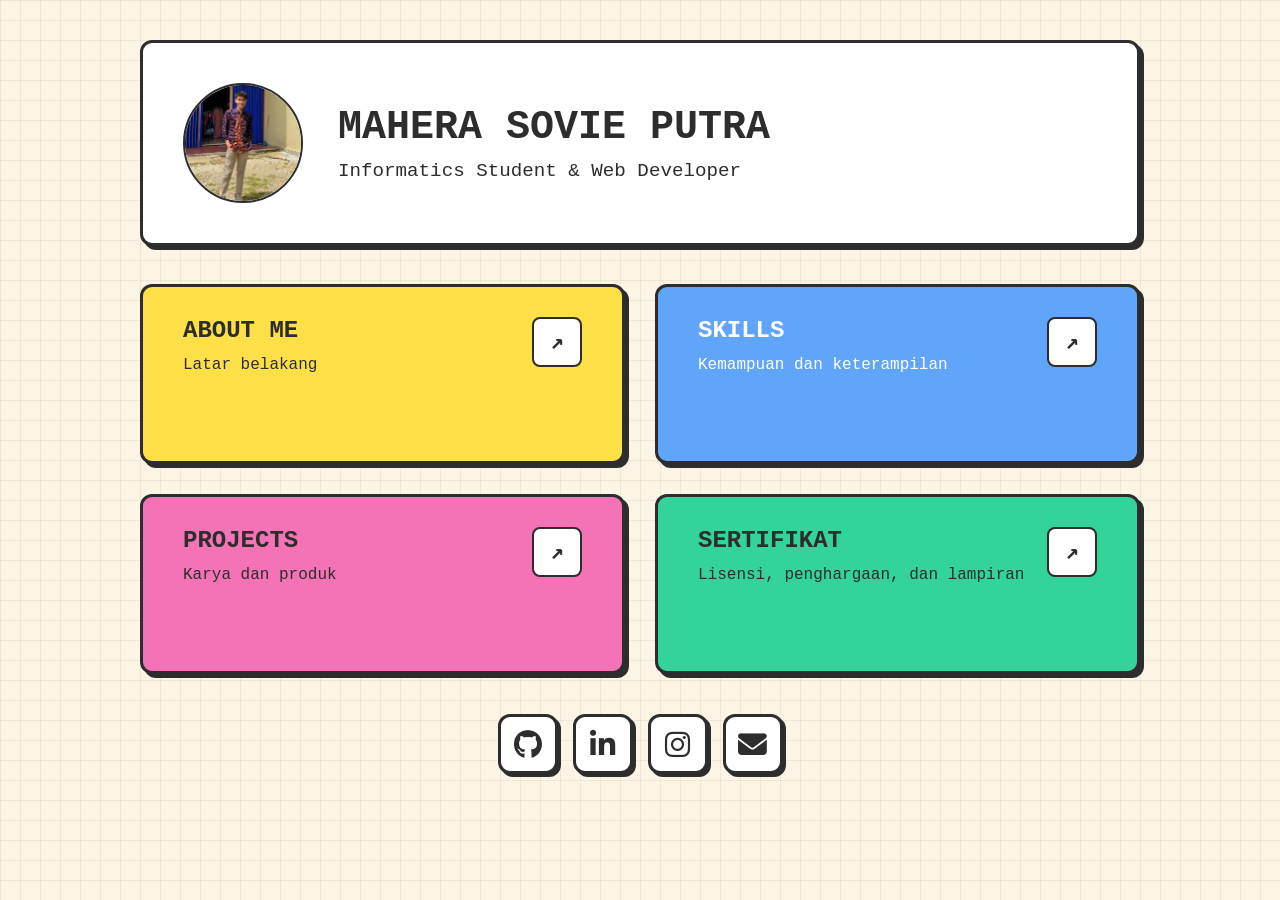
<file: index.html>
<!DOCTYPE html>
<html lang="id">
<head>
    <meta charset="UTF-8">
    <meta name="viewport" content="width=device-width, initial-scale=1.0">
    <title>Portofolio | Mahera Sovie Putra</title>
    <link rel="stylesheet" href="style.css">
    <!-- Tautan Font Awesome untuk memanggil logo -->
    <link rel="stylesheet" href="https://cdnjs.cloudflare.com/ajax/libs/font-awesome/6.4.2/css/all.min.css">
</head>
<body>
    <div class="container">
        
        <!-- Bagian Profil -->
        <div class="card profile-card">
            <!-- Tag gambar profil -->
            <img src="img/fotoprofil.jpeg" alt="Mahera Sovie Putra" class="avatar">
            <div class="profile-text">
                <h1>MAHERA SOVIE PUTRA</h1>
                <p>Informatics Student & Web Developer</p>
            </div>
        </div>

        <!-- Tombol Tautan Halaman -->
        <a href="about.html" class="card link-card yellow">
            <div class="link-text">
                <h2>ABOUT ME</h2>
                <p>Latar belakang</p>
            </div>
            <div class="icon-box">↗</div>
        </a>

        <a href="skills.html" class="card link-card blue">
            <div class="link-text">
                <h2>SKILLS</h2>
                <p>Kemampuan dan keterampilan</p>
            </div>
            <div class="icon-box">↗</div>
        </a>

        <a href="projects.html" class="card link-card pink">
            <div class="link-text">
                <h2>PROJECTS</h2>
                <p>Karya dan produk</p>
            </div>
            <div class="icon-box">↗</div>
        </a>

        <a href="sertifikat.html" class="card link-card green">
            <div class="link-text">
                <h2>SERTIFIKAT</h2>
                <p>Lisensi, penghargaan, dan lampiran</p>
            </div>
            <div class="icon-box">↗</div>
        </a>

        <!-- Ikon Media Sosial (Sudah menggunakan Font Awesome) -->
        <div class="social-container">
            <!-- GitHub -->
            <a href="https://github.com/mahera07" target="_blank" class="social-icon">
                <i class="fa-brands fa-github"></i>
            </a>
            <!-- LinkedIn -->
            <a href="https://www.linkedin.com/in/mahera-sovie-putra-a20080410/" target="_blank" class="social-icon">
                <i class="fa-brands fa-linkedin-in"></i>
            </a>
            <!-- Instagram -->
            <a href="https://www.instagram.com/mineherr_/" target="_blank" class="social-icon">
                <i class="fa-brands fa-instagram"></i>
            </a>
            <!-- Email -->
            <a href="mailto:maherasovie1234@gmail.com" class="social-icon">
                <i class="fa-solid fa-envelope"></i>
            </a>
        </div>

    </div>
</body>
</html>
</file>
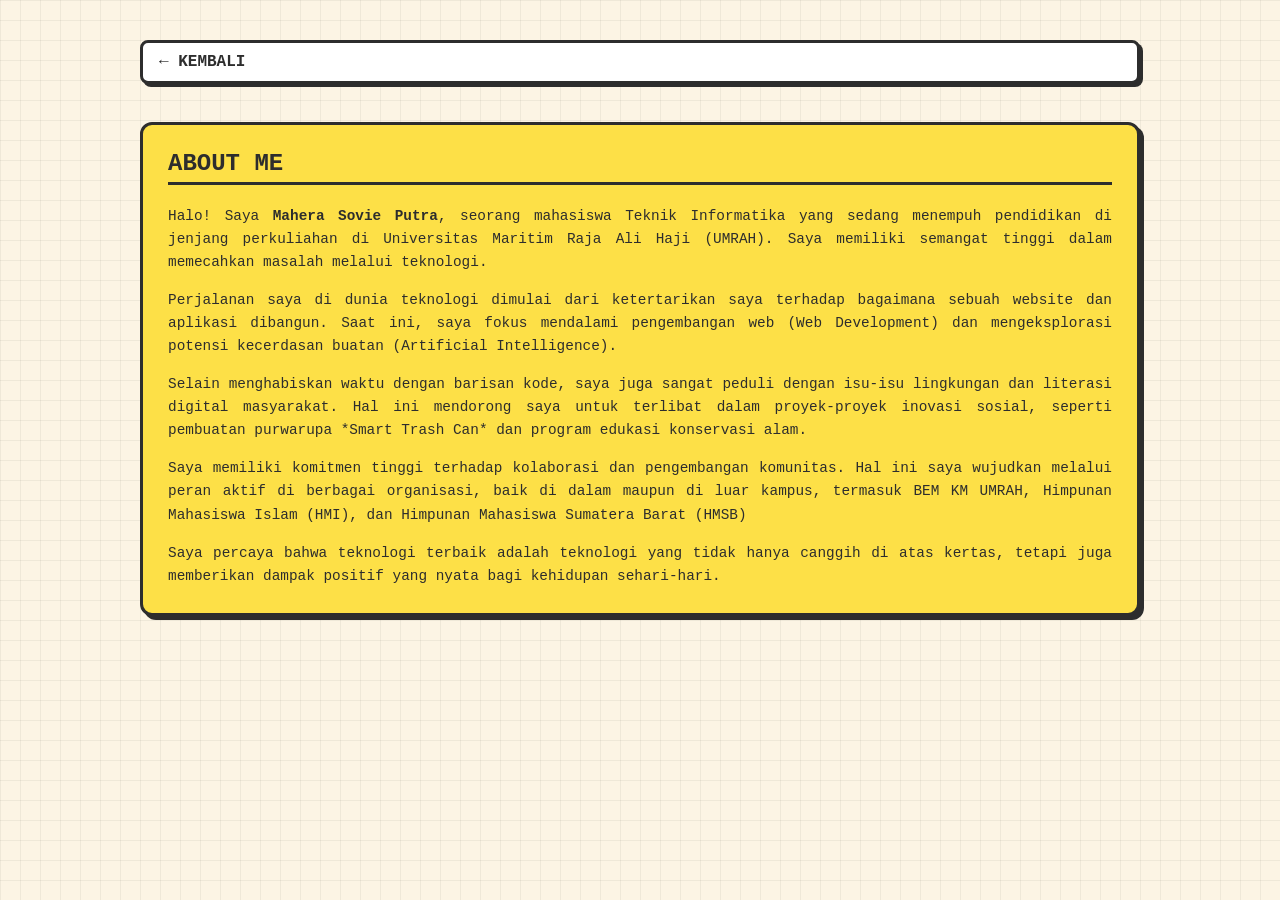
<file: about.html>
<!DOCTYPE html>
<html lang="id">
<head>
    <meta charset="UTF-8">
    <meta name="viewport" content="width=device-width, initial-scale=1.0">
    <title>About Me | Mahera Sovie Putra</title>
    <link rel="stylesheet" href="style.css">
</head>
<body>
    <div class="container">
        
        <!-- Tombol Kembali ke Halaman Utama -->
        <a href="index.html" class="back-btn">← KEMBALI</a>

        <!-- Kotak Konten About Me -->
        <div class="card about-card yellow">
            <h2>ABOUT ME</h2>
            
            <div class="about-content">
                <p>
                    Halo! Saya <strong>Mahera Sovie Putra</strong>, seorang mahasiswa Teknik Informatika yang sedang menempuh pendidikan di jenjang perkuliahan di Universitas Maritim Raja Ali Haji (UMRAH). Saya memiliki semangat tinggi dalam memecahkan masalah melalui teknologi.
                </p>
                <p>
                    Perjalanan saya di dunia teknologi dimulai dari ketertarikan saya terhadap bagaimana sebuah website dan aplikasi dibangun. Saat ini, saya fokus mendalami pengembangan web (Web Development) dan mengeksplorasi potensi kecerdasan buatan (Artificial Intelligence).
                </p>
                <p>
                    Selain menghabiskan waktu dengan barisan kode, saya juga sangat peduli dengan isu-isu lingkungan dan literasi digital masyarakat. Hal ini mendorong saya untuk terlibat dalam proyek-proyek inovasi sosial, seperti pembuatan purwarupa *Smart Trash Can* dan program edukasi konservasi alam.
                </p>
                <p>
                    Saya memiliki komitmen tinggi terhadap kolaborasi dan pengembangan komunitas. Hal ini saya wujudkan melalui peran aktif di berbagai organisasi, baik di dalam maupun di luar kampus, termasuk BEM KM UMRAH, Himpunan Mahasiswa Islam (HMI), dan Himpunan Mahasiswa Sumatera Barat (HMSB)
                <p>
                    Saya percaya bahwa teknologi terbaik adalah teknologi yang tidak hanya canggih di atas kertas, tetapi juga memberikan dampak positif yang nyata bagi kehidupan sehari-hari.
                </p>
            </div>
        </div>

    </div>
</body>
</html>
</file>
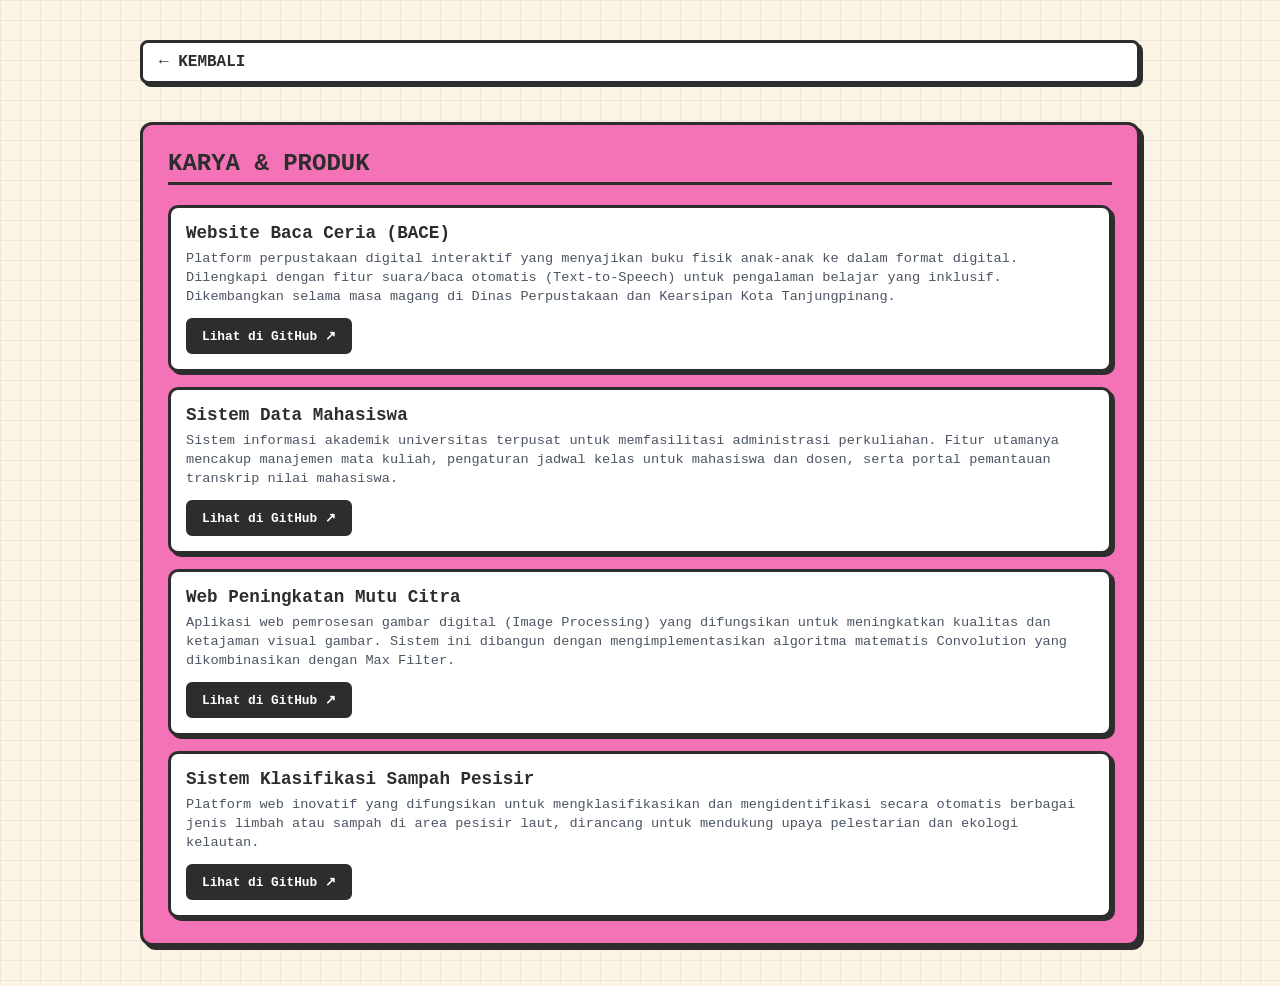
<file: projects.html>
<!DOCTYPE html>
<html lang="id">
<head>
    <meta charset="UTF-8">
    <meta name="viewport" content="width=device-width, initial-scale=1.0">
    <title>Projects | Mahera Sovie Putra</title>
    <link rel="stylesheet" href="style.css">
</head>
<body>
    <div class="container">
        
        <!-- Tombol Kembali -->
        <a href="index.html" class="back-btn">← KEMBALI</a>

        <!-- Kotak Konten Projects -->
        <div class="card projects-card pink">
            <h2>KARYA & PRODUK</h2>
            
            <!-- Proyek 1 -->
            <div class="project-box">
                <h3>Website Baca Ceria (BACE)</h3>
                <p>Platform perpustakaan digital interaktif yang menyajikan buku fisik anak-anak ke dalam format digital. Dilengkapi dengan fitur suara/baca otomatis (Text-to-Speech) untuk pengalaman belajar yang inklusif. Dikembangkan selama masa magang di Dinas Perpustakaan dan Kearsipan Kota Tanjungpinang.</p>
                <a href="https://github.com/mahera07/bace.git" target="_blank" class="repo-btn">Lihat di GitHub ↗</a>
            </div>

            <!-- Proyek 2 -->
            <div class="project-box">
                <h3>Sistem Data Mahasiswa</h3>
                <p>Sistem informasi akademik universitas terpusat untuk memfasilitasi administrasi perkuliahan. Fitur utamanya mencakup manajemen mata kuliah, pengaturan jadwal kelas untuk mahasiswa dan dosen, serta portal pemantauan transkrip nilai mahasiswa.</p>
                <a href="https://github.com/mahera07/sistem-data-mahasiswa.git" target="_blank" class="repo-btn">Lihat di GitHub ↗</a>
            </div>

            <!-- Proyek 3 -->
            <div class="project-box">
                <h3>Web Peningkatan Mutu Citra</h3>
                <p>Aplikasi web pemrosesan gambar digital (Image Processing) yang difungsikan untuk meningkatkan kualitas dan ketajaman visual gambar. Sistem ini dibangun dengan mengimplementasikan algoritma matematis Convolution yang dikombinasikan dengan Max Filter.</p>
                <a href="https://github.com/mahera07/peningkatan-mutu-citra-.git" target="_blank" class="repo-btn">Lihat di GitHub ↗</a>
            </div>

            <!-- Proyek 4 -->
            <div class="project-box">
                <h3>Sistem Klasifikasi Sampah Pesisir</h3>
                <p>Platform web inovatif yang difungsikan untuk mengklasifikasikan dan mengidentifikasi secara otomatis berbagai jenis limbah atau sampah di area pesisir laut, dirancang untuk mendukung upaya pelestarian dan ekologi kelautan.</p>
                <a href="https://github.com/mahera07/web-klasifikasi-sampah.git" target="_blank" class="repo-btn">Lihat di GitHub ↗</a>
            </div>

        </div>

    </div>
</body>
</html>
</file>
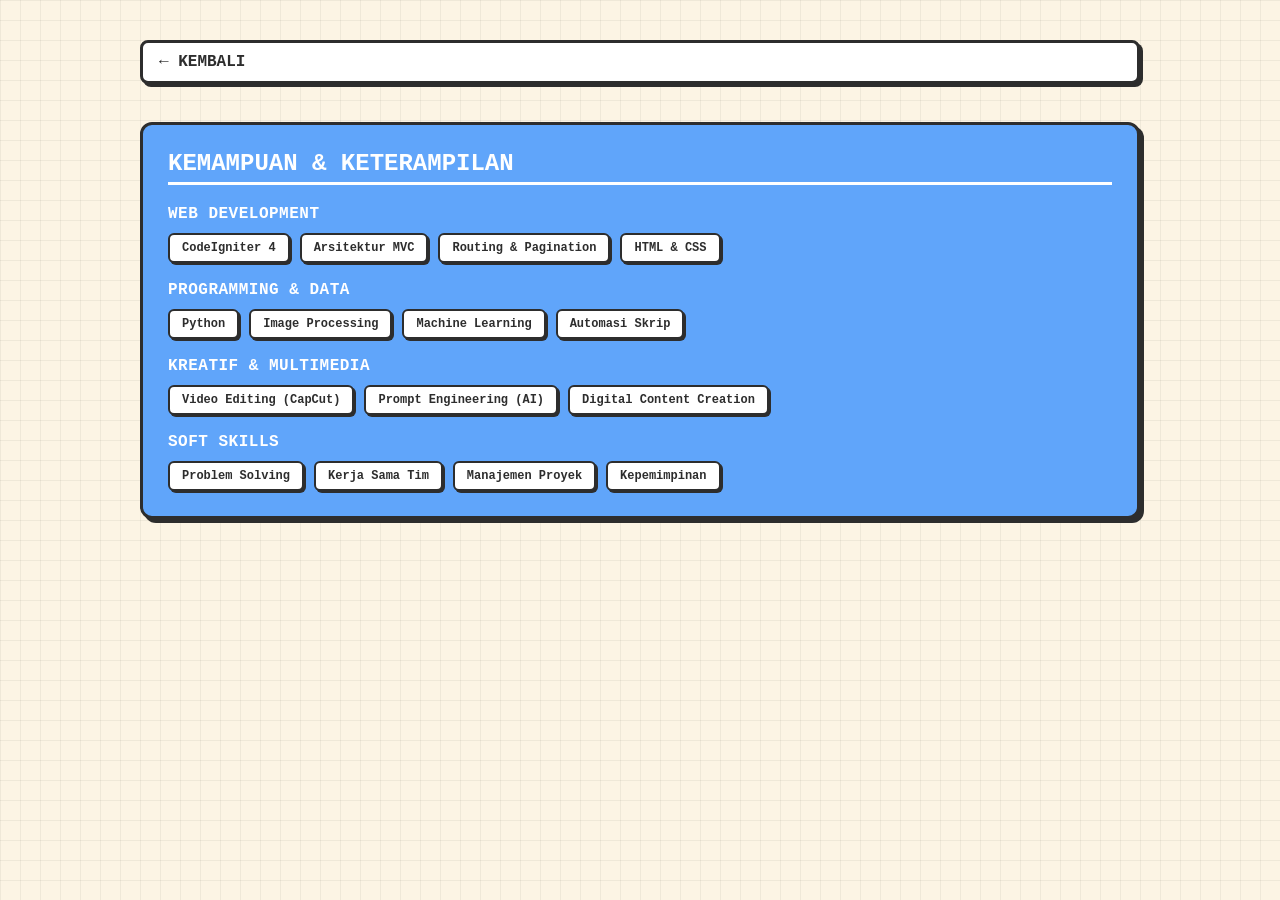
<file: skills.html>
<!DOCTYPE html>
<html lang="id">
<head>
    <meta charset="UTF-8">
    <meta name="viewport" content="width=device-width, initial-scale=1.0">
    <title>Skills | Mahera Sovie Putra</title>
    <link rel="stylesheet" href="style.css">
</head>
<body>
    <div class="container">
        
        <!-- Tombol Kembali -->
        <a href="index.html" class="back-btn">← KEMBALI</a>

        <!-- Kotak Konten Skills -->
        <div class="card skills-card blue">
            <h2>KEMAMPUAN & KETERAMPILAN</h2>
            
            <!-- Kategori 1: Web Development -->
            <div class="skills-category">
                <h3>Web Development</h3>
                <div class="tags-container">
                    <span class="skill-tag">CodeIgniter 4</span>
                    <span class="skill-tag">Arsitektur MVC</span>
                    <span class="skill-tag">Routing & Pagination</span>
                    <span class="skill-tag">HTML & CSS</span>
                </div>
            </div>

            <!-- Kategori 2: AI & Pemrograman -->
            <div class="skills-category">
                <h3>Programming & Data</h3>
                <div class="tags-container">
                    <span class="skill-tag">Python</span>
                    <span class="skill-tag">Image Processing</span>
                    <span class="skill-tag">Machine Learning</span>
                    <span class="skill-tag">Automasi Skrip</span>
                </div>
            </div>

            <!-- Kategori 3: Multimedia & Kreatif -->
            <div class="skills-category">
                <h3>Kreatif & Multimedia</h3>
                <div class="tags-container">
                    <span class="skill-tag">Video Editing (CapCut)</span>
                    <span class="skill-tag">Prompt Engineering (AI)</span>
                    <span class="skill-tag">Digital Content Creation</span>
                </div>
            </div>

            <!-- Kategori 4: Soft Skills -->
            <div class="skills-category">
                <h3>Soft Skills</h3>
                <div class="tags-container">
                    <span class="skill-tag">Problem Solving</span>
                    <span class="skill-tag">Kerja Sama Tim</span>
                    <span class="skill-tag">Manajemen Proyek</span>
                    <span class="skill-tag">Kepemimpinan</span>
                </div>
            </div>

        </div>

    </div>
</body>
</html>
</file>
<file: style.css>
/* Mengatur font dasar dan reset margin */
* {
    margin: 0;
    padding: 0;
    box-sizing: border-box;
    font-family: 'Courier New', Courier, monospace;
}

/* Latar belakang dengan motif Grid/Buku Tulis */
body {
    background-color: #fcf4e4; /* Warna krem dasar */
    background-image: 
        linear-gradient(to right, rgba(0,0,0,0.05) 1px, transparent 1px),
        linear-gradient(to bottom, rgba(0,0,0,0.05) 1px, transparent 1px);
    background-size: 20px 20px;
    display: flex;
    justify-content: center;
    padding: 40px 20px;
}

/* Pembungkus Utama agar ada di tengah */
.container {
    width: 100%;
    max-width: 400px;
    display: flex;
    flex-direction: column;
    gap: 16px;
}

/* --- GAYA NEOBRUTALISM DASAR --- */
.card {
    border: 3px solid #2d2d2d;
    border-radius: 12px;
    box-shadow: 4px 4px 0px #2d2d2d; /* Efek bayangan blok tajam */
    text-decoration: none;
    color: #2d2d2d;
    display: flex;
    transition: transform 0.2s, box-shadow 0.2s;
}

/* Efek saat tombol disentuh/diklik */
.card:hover {
    transform: translate(-2px, -2px);
    box-shadow: 6px 6px 0px #2d2d2d;
}
.card:active {
    transform: translate(2px, 2px);
    box-shadow: 2px 2px 0px #2d2d2d;
}

/* --- KARTU PROFIL --- */
.profile-card {
    background-color: #ffffff;
    padding: 20px;
    margin-bottom: 8px;
    align-items: center; /* Menjaga foto dan teks profil tetap sejajar di tengah */
}

.avatar {
    width: 60px;
    height: 60px;
    background-color: #9ca3af;
    border-radius: 50%;
    border: 2px solid #2d2d2d;
    margin-right: 15px;
    flex-shrink: 0;
    object-fit: cover; /* PENTING: Memastikan foto tidak gepeng atau lonjong */
    object-position: center; /* Memastikan fokus foto ada di tengah */
}

.profile-text h1 {
    font-size: 1.2rem;
    font-weight: 800;
    text-transform: uppercase;
    line-height: 1.2;
}

.profile-text p {
    font-size: 0.8rem;
    margin-top: 4px;
}

/* --- KARTU TAUTAN / KONTEN --- */
.link-card {
    padding: 15px 20px;
    justify-content: space-between;
    align-items: flex-start; /* Diubah agar teks panjang (About Me dll) mulainya rapi dari atas */
}

.yellow { background-color: #fde047; }
.blue { background-color: #60a5fa; color: white; }
.pink { background-color: #f472b6; }
.green { background-color: #34d399; }

/* Wadah Teks di dalam Kotak */
.link-text {
    flex: 1; /* Memastikan teks mengisi area yang kosong */
    padding-right: 15px; /* Memberi jarak agar teks tidak menabrak ikon panah */
}

.link-text h2 {
    font-size: 1rem;
    font-weight: 800;
}

.link-text p {
    font-size: 0.75rem;
    margin-top: 6px;
    line-height: 1.4; /* Memberi jarak antar baris agar paragraf lebih nyaman dibaca */
}

/* Ikon Panah di kanan */
.icon-box {
    width: 35px;
    height: 35px;
    background-color: #ffffff;
    border: 2px solid #2d2d2d;
    border-radius: 8px;
    display: flex;
    justify-content: center;
    align-items: center;
    font-weight: bold;
    color: #2d2d2d;
    flex-shrink: 0; /* Memastikan kotak ikon tidak mengecil meskipun teks di sebelahnya panjang */
}

/* --- IKON MEDIA SOSIAL BAWAH --- */
.social-container {
    display: flex;
    justify-content: center;
    gap: 15px;
    margin-top: 10px;
}

.social-icon {
    width: 45px;
    height: 45px;
    background-color: #ffffff;
    border: 3px solid #2d2d2d;
    border-radius: 12px;
    box-shadow: 3px 3px 0px #2d2d2d;
    display: flex;
    justify-content: center;
    align-items: center;
    text-decoration: none;
    color: #2d2d2d;
    font-weight: bold;
    transition: transform 0.2s;
}

.social-icon:hover {
    transform: translate(-2px, -2px);
    box-shadow: 5px 5px 0px #2d2d2d;
}

/* =========================================
   GAYA KHUSUS HALAMAN ABOUT ME
   ========================================= */

/* Tombol Kembali (Back Button) */
.back-btn {
    display: inline-block;
    padding: 10px 16px;
    background-color: #ffffff;
    border: 3px solid #2d2d2d;
    border-radius: 8px;
    text-decoration: none;
    color: #2d2d2d;
    font-weight: 800;
    box-shadow: 3px 3px 0px #2d2d2d;
    align-self: flex-start; /* Agar ukuran tombol menyesuaikan teks, tidak melebar */
    margin-bottom: 8px;
    transition: transform 0.2s, box-shadow 0.2s;
}

.back-btn:hover {
    transform: translate(-2px, -2px);
    box-shadow: 5px 5px 0px #2d2d2d;
}

.back-btn:active {
    transform: translate(2px, 2px);
    box-shadow: 1px 1px 0px #2d2d2d;
}

/* Kotak Konten Utama About */
.about-card {
    flex-direction: column; /* Mengubah susunan elemen menjadi dari atas ke bawah */
    align-items: flex-start;
    padding: 25px;
}

.about-card h2 {
    font-size: 1.5rem;
    font-weight: 900;
    margin-bottom: 20px;
    border-bottom: 3px solid #2d2d2d;
    padding-bottom: 5px;
    width: 100%;
}

.about-content p {
    font-size: 0.9rem;
    line-height: 1.6;
    margin-bottom: 15px;
    text-align: justify; /* Membuat rata kanan-kiri agar seperti buku */
}

.about-content p:last-child {
    margin-bottom: 0;
}

/* =========================================
   GAYA KHUSUS HALAMAN SKILLS
   ========================================= */

/* Kotak Utama Skills */
.skills-card {
    flex-direction: column;
    align-items: flex-start;
    padding: 25px;
}

.skills-card h2 {
    font-size: 1.5rem;
    font-weight: 900;
    margin-bottom: 20px;
    border-bottom: 3px solid #ffffff; /* Garis putih karena background biru */
    padding-bottom: 5px;
    width: 100%;
}

/* Wadah Kategori */
.skills-category {
    width: 100%;
    margin-bottom: 18px;
}

.skills-category:last-child {
    margin-bottom: 0;
}

.skills-category h3 {
    font-size: 1rem;
    font-weight: 800;
    margin-bottom: 10px;
    text-transform: uppercase;
    letter-spacing: 0.5px;
}

/* Desain Label (Tag) Neobrutalism */
.tags-container {
    display: flex;
    flex-wrap: wrap; /* Agar tag turun ke baris bawah jika tidak muat */
    gap: 10px;
}

.skill-tag {
    background-color: #ffffff;
    color: #2d2d2d;
    font-size: 0.75rem;
    font-weight: 800;
    padding: 6px 12px;
    border: 2px solid #2d2d2d;
    border-radius: 6px;
    box-shadow: 2px 2px 0px #2d2d2d;
    transition: transform 0.1s, box-shadow 0.1s;
    cursor: default; /* Kursor panah biasa, karena tidak bisa diklik */
}

/* Efek sedikit bergerak jika tag dilewati kursor */
.skill-tag:hover {
    transform: translate(-1px, -1px);
    box-shadow: 3px 3px 0px #2d2d2d;
}

/* =========================================
   GAYA KHUSUS HALAMAN PROJECTS
   ========================================= */

/* Kotak Utama Projects */
.projects-card {
    flex-direction: column;
    align-items: flex-start;
    padding: 25px;
}

.projects-card h2 {
    font-size: 1.5rem;
    font-weight: 900;
    margin-bottom: 20px;
    border-bottom: 3px solid #2d2d2d;
    padding-bottom: 5px;
    width: 100%;
}

/* Kotak untuk Setiap Proyek (Warna Putih) */
.project-box {
    background-color: #ffffff;
    border: 3px solid #2d2d2d;
    border-radius: 10px;
    padding: 15px;
    margin-bottom: 15px;
    width: 100%;
    /* Sedikit bayangan statis agar terpisah dari background pink */
    box-shadow: 3px 3px 0px #2d2d2d; 
}

.project-box:last-child {
    margin-bottom: 0;
}

.project-box h3 {
    font-size: 1.1rem;
    font-weight: 800;
    margin-bottom: 6px;
    color: #2d2d2d;
}

.project-box p {
    font-size: 0.85rem;
    line-height: 1.4;
    margin-bottom: 12px;
    color: #4b5563;
}

/* Tombol Repositori GitHub */
.repo-btn {
    display: inline-block;
    background-color: #2d2d2d;
    color: #ffffff;
    font-size: 0.8rem;
    font-weight: bold;
    text-decoration: none;
    padding: 8px 14px;
    border: 2px solid #2d2d2d;
    border-radius: 6px;
    transition: all 0.2s;
}

/* Efek kebalikan (Invert) saat tombol GitHub disentuh */
.repo-btn:hover {
    background-color: #ffffff;
    color: #2d2d2d;
    box-shadow: 3px 3px 0px #2d2d2d;
    transform: translate(-2px, -2px);
}

.repo-btn:active {
    transform: translate(1px, 1px);
    box-shadow: 1px 1px 0px #2d2d2d;
}

/* =========================================
   GAYA KHUSUS HALAMAN SERTIFIKAT
   ========================================= */

/* Kotak Utama Sertifikat */
.cert-card {
    flex-direction: column;
    align-items: flex-start;
    padding: 25px;
}

.cert-card h2 {
    font-size: 1.5rem;
    font-weight: 900;
    margin-bottom: 20px;
    border-bottom: 3px solid #2d2d2d;
    padding-bottom: 5px;
    width: 100%;
}

/* Desain Item Sertifikat */
.cert-item {
    display: flex;
    align-items: center;
    background-color: #ffffff;
    border: 3px solid #2d2d2d;
    border-radius: 8px;
    padding: 15px;
    margin-bottom: 12px;
    width: 100%;
    box-shadow: 3px 3px 0px #2d2d2d;
}

.cert-item:last-child {
    margin-bottom: 0;
}

.cert-icon {
    font-size: 2rem;
    margin-right: 15px;
}

.cert-info h3 {
    font-size: 1rem;
    font-weight: 800;
    color: #2d2d2d;
    margin-bottom: 4px;
}

/* Gaya Teks Keterangan Sertifikat & Emotikon */
.cert-title {
    display: flex;
    align-items: flex-start; /* Sejajarkan emotikon dengan teks jika teksnya panjang */
    font-size: 1.05rem;
    font-weight: 800;
    color: #2d2d2d;
    margin-bottom: 4px;
    line-height: 1.3;
}

.cert-icon {
    font-size: 1.3rem; /* Ukuran emotikon sedikit lebih besar dari teks */
    margin-right: 8px; /* Jarak antara emotikon dan huruf pertama */
    flex-shrink: 0; /* Mencegah emotikon gepeng jika teks judulnya panjang ke bawah */
}

.cert-info p {
    font-size: 0.85rem;
    color: #4b5563;
    line-height: 1.4;
    padding-left: 32px; /* Menjorokkan teks p agar sejajar dengan huruf pertama judul, bukan di bawah emotikon */
}

.cert-item,
.cert-info {
    max-width: 100%; /* Memastikan elemen tidak melebihi lebar layar */
    box-sizing: border-box; /* Menghitung padding ke dalam batas kotak */
}

.cert-title, 
.cert-info p {
    word-wrap: break-word; /* Memaksa kata yang terlalu panjang untuk turun ke bawah */
    overflow-wrap: break-word;
    word-break: break-word;
}
/* =========================================
   DESAIN RESPONSIF (TAMPILAN DESKTOP) - DIPERBESAR
   ========================================= */

/* Kode di bawah ini HANYA akan aktif jika layar lebih lebar dari 768px (Tablet/Laptop) */
@media screen and (min-width: 768px) {
    
    /* 1. Melebarkan wadah utama */
    .container {
        max-width: 1000px; /* Diperbesar signifikan dari 800px ke 1000px */
        display: grid;
        grid-template-columns: 1fr 1fr; /* Tetap membagi 2 kolom */
        gap: 30px; /* Jarak antar kotak direnggangkan */
    }

    /* 2. Memaksa elemen tertentu membentang penuh (2 kolom) */
    .profile-card, 
    .social-container,
    .back-btn,
    .about-card,
    .skills-card,
    .projects-card,
    .cert-card {
        grid-column: span 2;
    }

    /* 3. Memperbesar Kotak Tautan / Menu */
    .link-card {
        height: 100%;
        min-height: 180px; /* Tinggi kotak diperbesar */
        padding: 30px 40px; /* Ruang di dalam kotak diperluas */
    }

    /* Memperbesar teks dan panah di dalam kotak menu */
    .link-text h2 {
        font-size: 1.5rem; /* Judul menu (ABOUT ME, dll) lebih besar */
    }
    
    .link-text p {
        font-size: 1rem; /* Teks deskripsi lebih besar */
        margin-top: 10px;
    }

    .icon-box {
        width: 50px; /* Kotak panah lebih besar */
        height: 50px;
        font-size: 1.4rem; /* Ikon panah lebih besar */
    }

    /* 4. Memperbesar Kotak Profil dan Isinya */
    .profile-card {
        padding: 40px; /* Kotak profil lebih luas */
    }
    
    .avatar {
        width: 120px; /* Foto profil diperbesar drastis */
        height: 120px;
        margin-right: 35px; /* Jarak foto ke teks dijauhkan */
    }
    
    .profile-text h1 {
        font-size: 2.5rem; /* Nama kamu tampil sangat besar dan tegas */
    }
    
    .profile-text p {
        font-size: 1.2rem; /* Deskripsi profesi lebih jelas */
        margin-top: 8px;
    }

    /* 5. Memperbesar Kotak Media Sosial di Bawah */
    .social-icon {
        width: 60px;
        height: 60px;
    }

    .social-icon i {
        font-size: 1.8rem; /* Logo GitHub, IG, dll lebih besar */
    }
}
</file>
